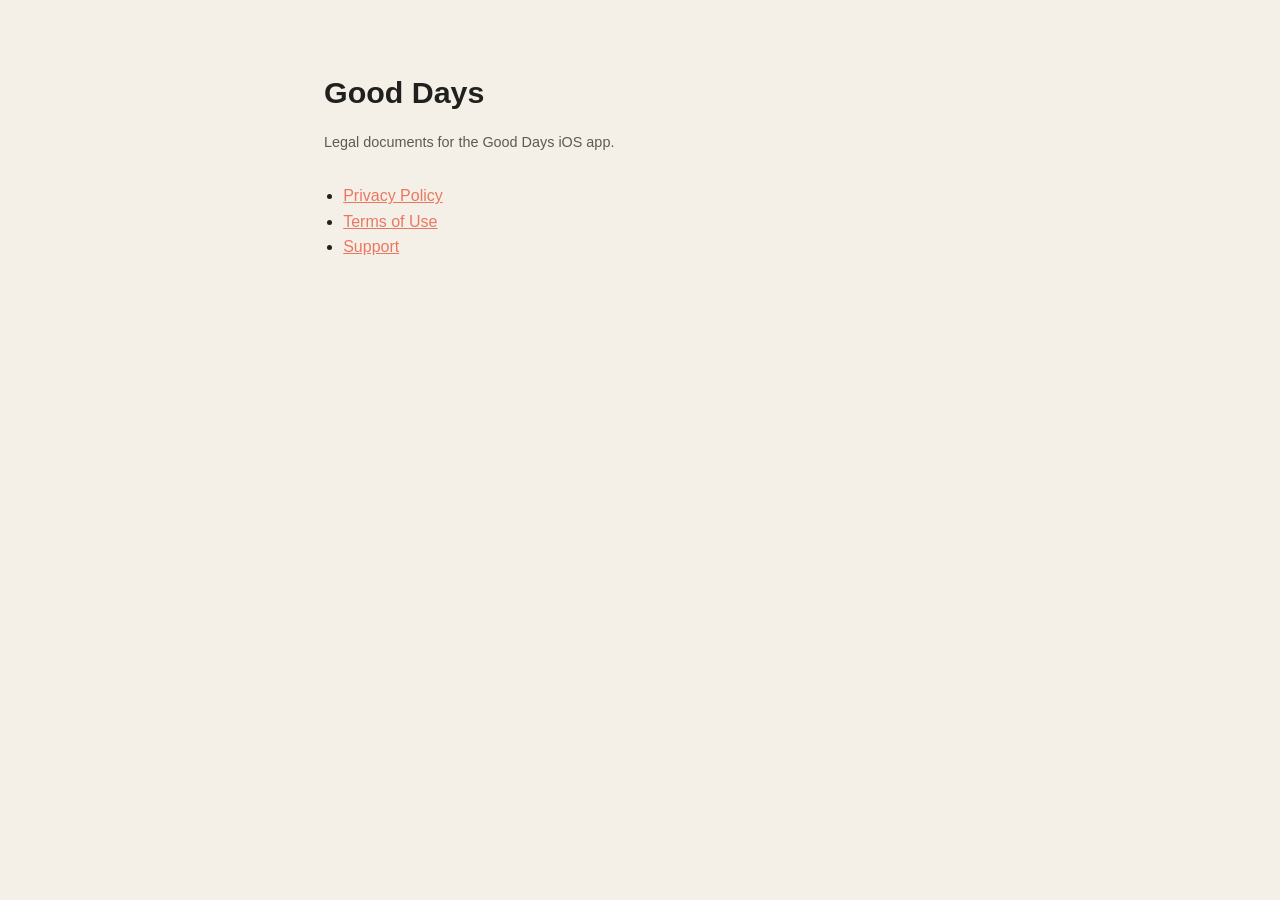
<file: index.html>
<!doctype html>
<html lang="en">
<head>
  <meta charset="utf-8">
  <meta name="viewport" content="width=device-width, initial-scale=1">
  <title>Good Days — Legal</title>
  <link rel="stylesheet" href="style.css">
</head>
<body>
  <main>
    <h1>Good Days</h1>
    <p class="updated">Legal documents for the Good Days iOS app.</p>
    <ul>
      <li><a href="privacy.html">Privacy Policy</a></li>
      <li><a href="terms.html">Terms of Use</a></li>
      <li><a href="support.html">Support</a></li>
    </ul>
  </main>
</body>
</html>
</file>
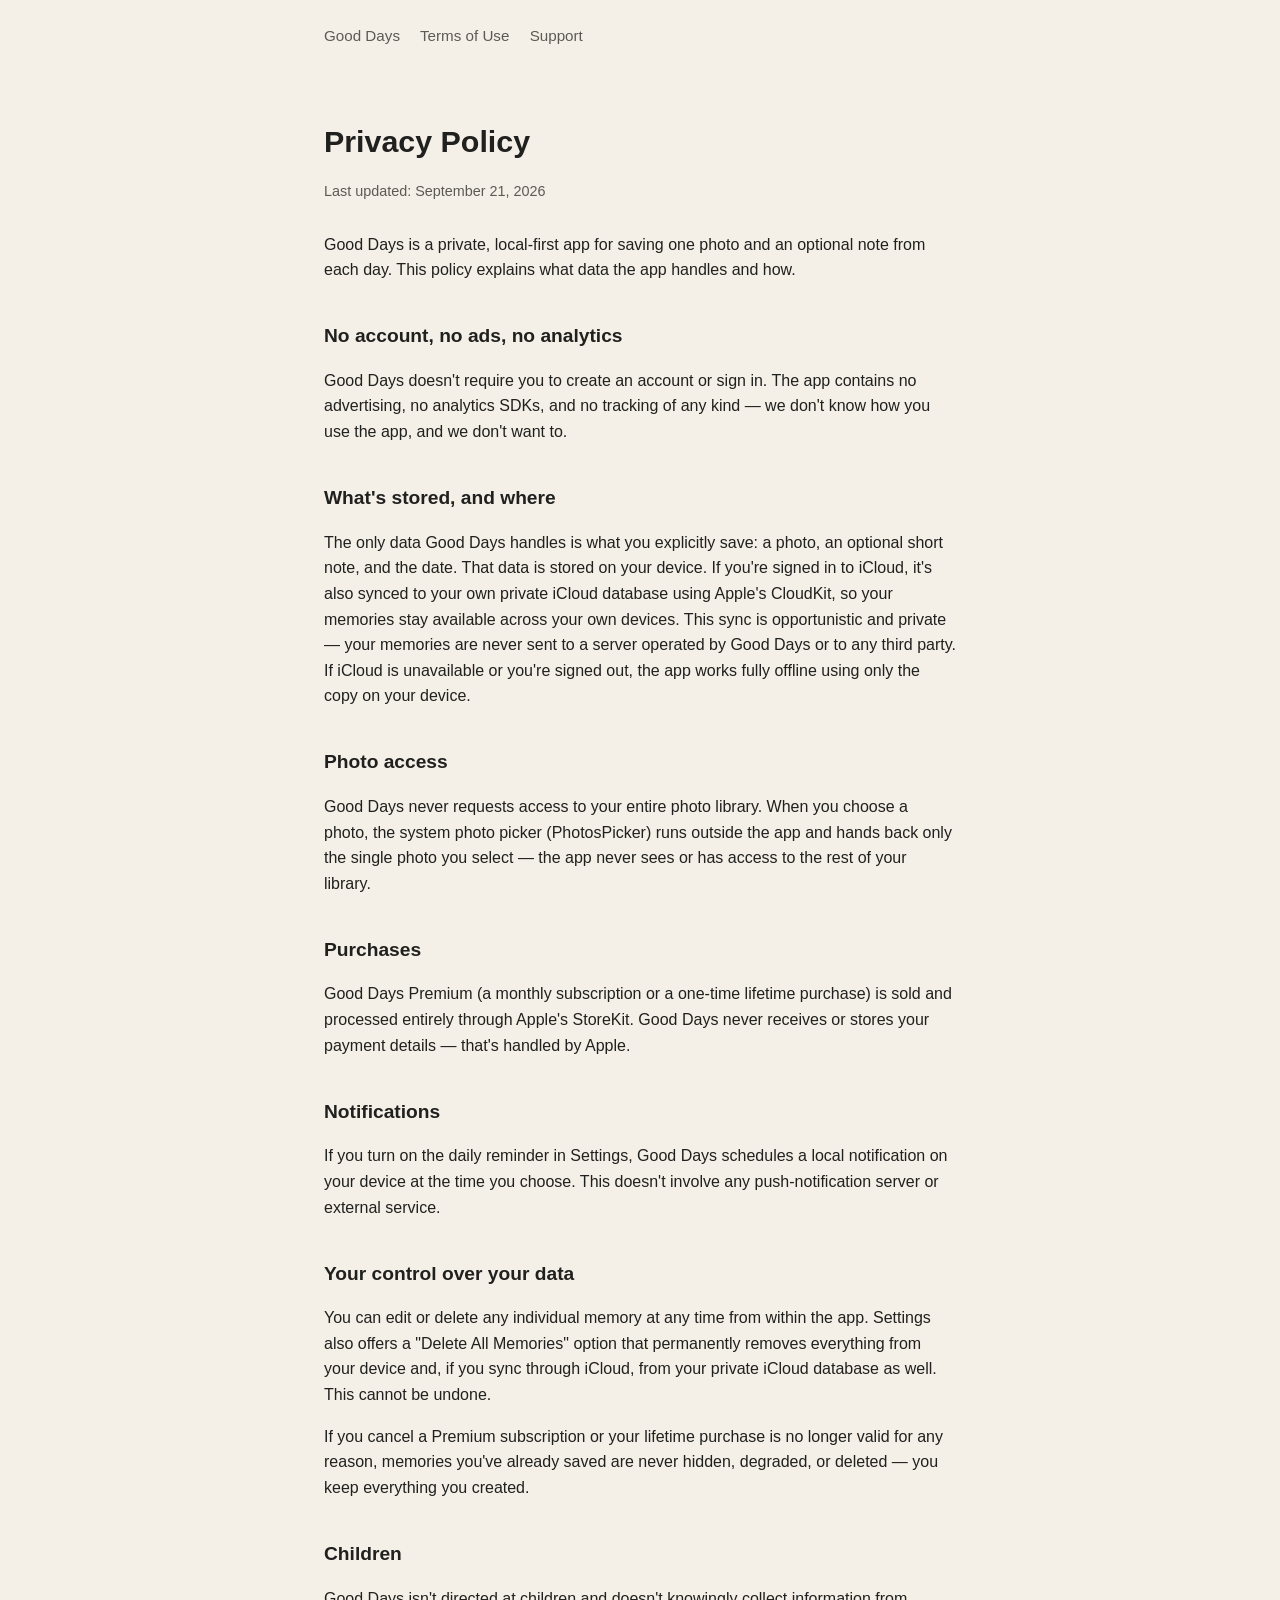
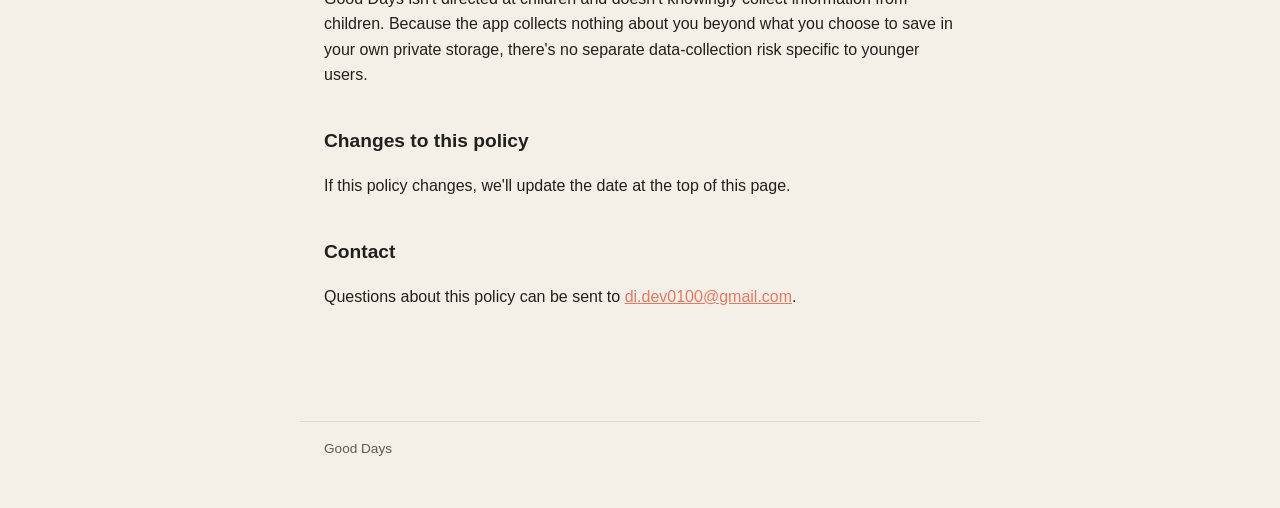
<file: privacy.html>
<!doctype html>
<html lang="en">
<head>
  <meta charset="utf-8">
  <meta name="viewport" content="width=device-width, initial-scale=1">
  <title>Privacy Policy — Good Days</title>
  <link rel="stylesheet" href="style.css">
</head>
<body>
  <nav><a href="index.html">Good Days</a> <a href="terms.html">Terms of Use</a> <a href="support.html">Support</a></nav>
  <main>
    <h1>Privacy Policy</h1>
    <p class="updated">Last updated: September 21, 2026</p>

    <p>
      Good Days is a private, local-first app for saving one photo and an
      optional note from each day. This policy explains what data the app
      handles and how.
    </p>

    <h2>No account, no ads, no analytics</h2>
    <p>
      Good Days doesn't require you to create an account or sign in. The app
      contains no advertising, no analytics SDKs, and no tracking of any
      kind — we don't know how you use the app, and we don't want to.
    </p>

    <h2>What's stored, and where</h2>
    <p>
      The only data Good Days handles is what you explicitly save: a photo,
      an optional short note, and the date. That data is stored on your
      device. If you're signed in to iCloud, it's also synced to your own
      private iCloud database using Apple's CloudKit, so your memories stay
      available across your own devices. This sync is opportunistic and
      private — your memories are never sent to a server operated by Good
      Days or to any third party. If iCloud is unavailable or you're signed
      out, the app works fully offline using only the copy on your device.
    </p>

    <h2>Photo access</h2>
    <p>
      Good Days never requests access to your entire photo library. When
      you choose a photo, the system photo picker (PhotosPicker) runs
      outside the app and hands back only the single photo you select — the
      app never sees or has access to the rest of your library.
    </p>

    <h2>Purchases</h2>
    <p>
      Good Days Premium (a monthly subscription or a one-time lifetime
      purchase) is sold and processed entirely through Apple's StoreKit.
      Good Days never receives or stores your payment details — that's
      handled by Apple.
    </p>

    <h2>Notifications</h2>
    <p>
      If you turn on the daily reminder in Settings, Good Days schedules a
      local notification on your device at the time you choose. This
      doesn't involve any push-notification server or external service.
    </p>

    <h2>Your control over your data</h2>
    <p>
      You can edit or delete any individual memory at any time from within
      the app. Settings also offers a "Delete All Memories" option that
      permanently removes everything from your device and, if you sync
      through iCloud, from your private iCloud database as well. This
      cannot be undone.
    </p>
    <p>
      If you cancel a Premium subscription or your lifetime purchase is no
      longer valid for any reason, memories you've already saved are never
      hidden, degraded, or deleted — you keep everything you created.
    </p>

    <h2>Children</h2>
    <p>
      Good Days isn't directed at children and doesn't knowingly collect
      information from children. Because the app collects nothing about you
      beyond what you choose to save in your own private storage, there's
      no separate data-collection risk specific to younger users.
    </p>

    <h2>Changes to this policy</h2>
    <p>
      If this policy changes, we'll update the date at the top of this
      page.
    </p>

    <h2>Contact</h2>
    <p>
      Questions about this policy can be sent to
      <a href="mailto:di.dev0100@gmail.com">di.dev0100@gmail.com</a>.
    </p>
  </main>
  <footer>Good Days</footer>
</body>
</html>
</file>
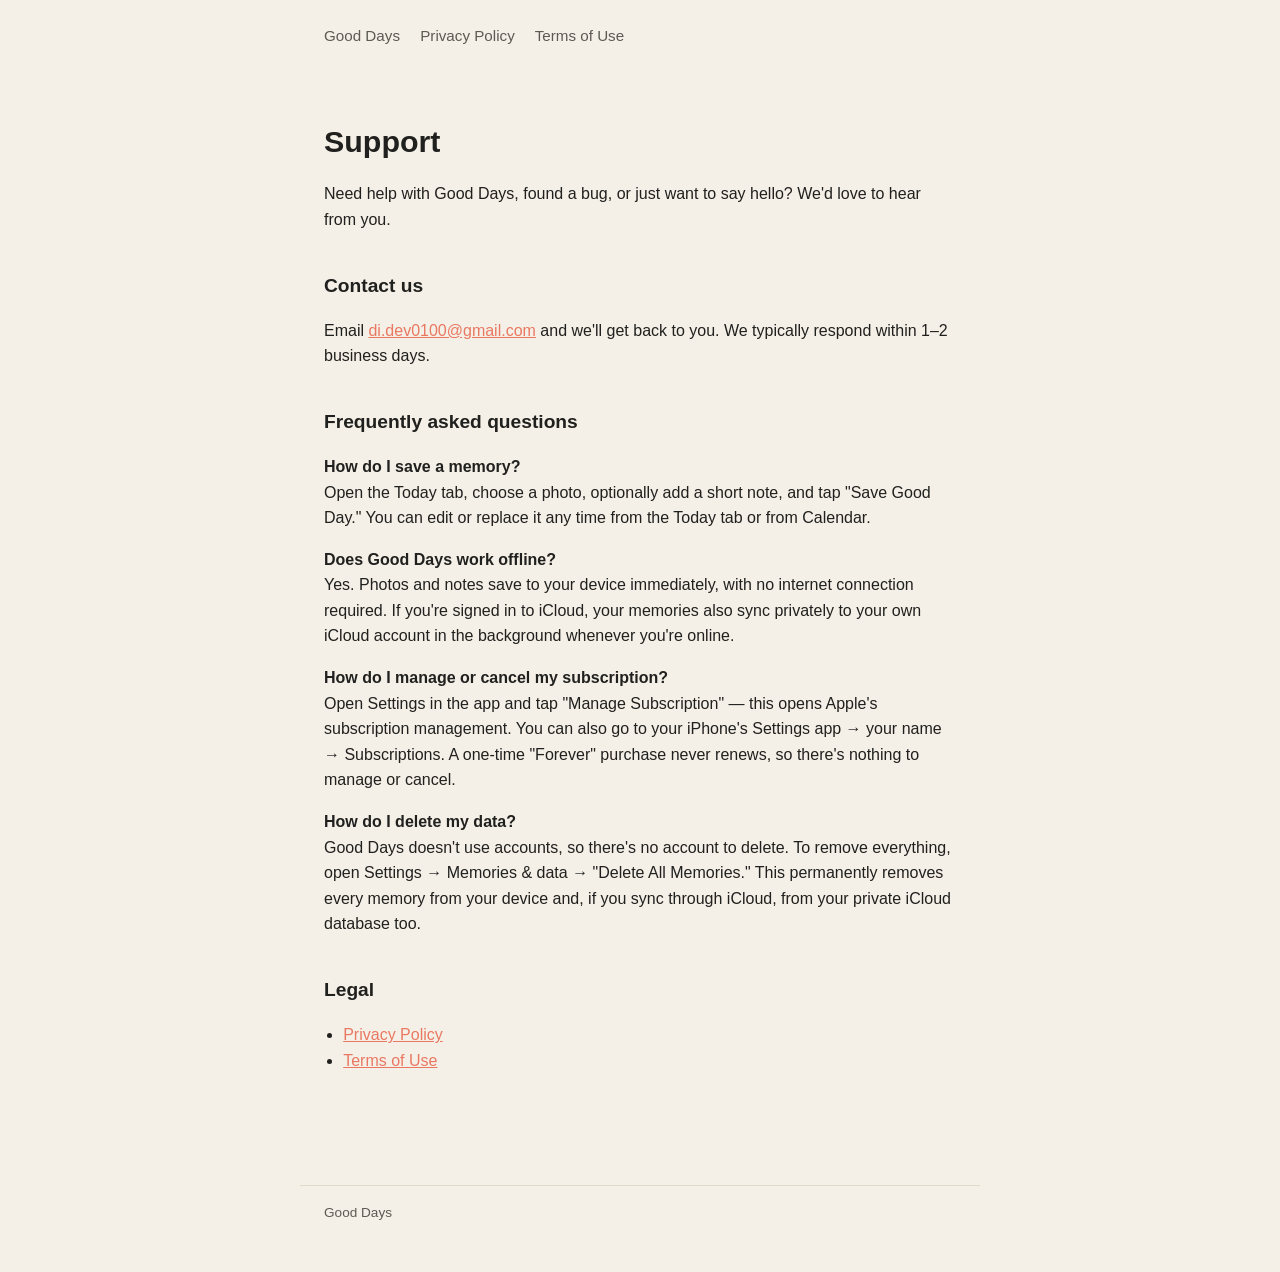
<file: support.html>
<!doctype html>
<html lang="en">
<head>
  <meta charset="utf-8">
  <meta name="viewport" content="width=device-width, initial-scale=1">
  <title>Support — Good Days</title>
  <link rel="stylesheet" href="style.css">
</head>
<body>
  <nav><a href="index.html">Good Days</a> <a href="privacy.html">Privacy Policy</a> <a href="terms.html">Terms of Use</a></nav>
  <main>
    <h1>Support</h1>
    <p>
      Need help with Good Days, found a bug, or just want to say hello?
      We'd love to hear from you.
    </p>

    <h2>Contact us</h2>
    <p>
      Email <a href="mailto:di.dev0100@gmail.com">di.dev0100@gmail.com</a>
      and we'll get back to you. We typically respond within 1–2 business
      days.
    </p>

    <h2>Frequently asked questions</h2>

    <p>
      <strong>How do I save a memory?</strong><br>
      Open the Today tab, choose a photo, optionally add a short note, and
      tap "Save Good Day." You can edit or replace it any time from the
      Today tab or from Calendar.
    </p>

    <p>
      <strong>Does Good Days work offline?</strong><br>
      Yes. Photos and notes save to your device immediately, with no
      internet connection required. If you're signed in to iCloud, your
      memories also sync privately to your own iCloud account in the
      background whenever you're online.
    </p>

    <p>
      <strong>How do I manage or cancel my subscription?</strong><br>
      Open Settings in the app and tap "Manage Subscription" — this opens
      Apple's subscription management. You can also go to your iPhone's
      Settings app → your name → Subscriptions. A one-time "Forever"
      purchase never renews, so there's nothing to manage or cancel.
    </p>

    <p>
      <strong>How do I delete my data?</strong><br>
      Good Days doesn't use accounts, so there's no account to delete.
      To remove everything, open Settings → Memories & data → "Delete All
      Memories." This permanently removes every memory from your device
      and, if you sync through iCloud, from your private iCloud database
      too.
    </p>

    <h2>Legal</h2>
    <ul>
      <li><a href="privacy.html">Privacy Policy</a></li>
      <li><a href="terms.html">Terms of Use</a></li>
    </ul>
  </main>
  <footer>Good Days</footer>
</body>
</html>
</file>
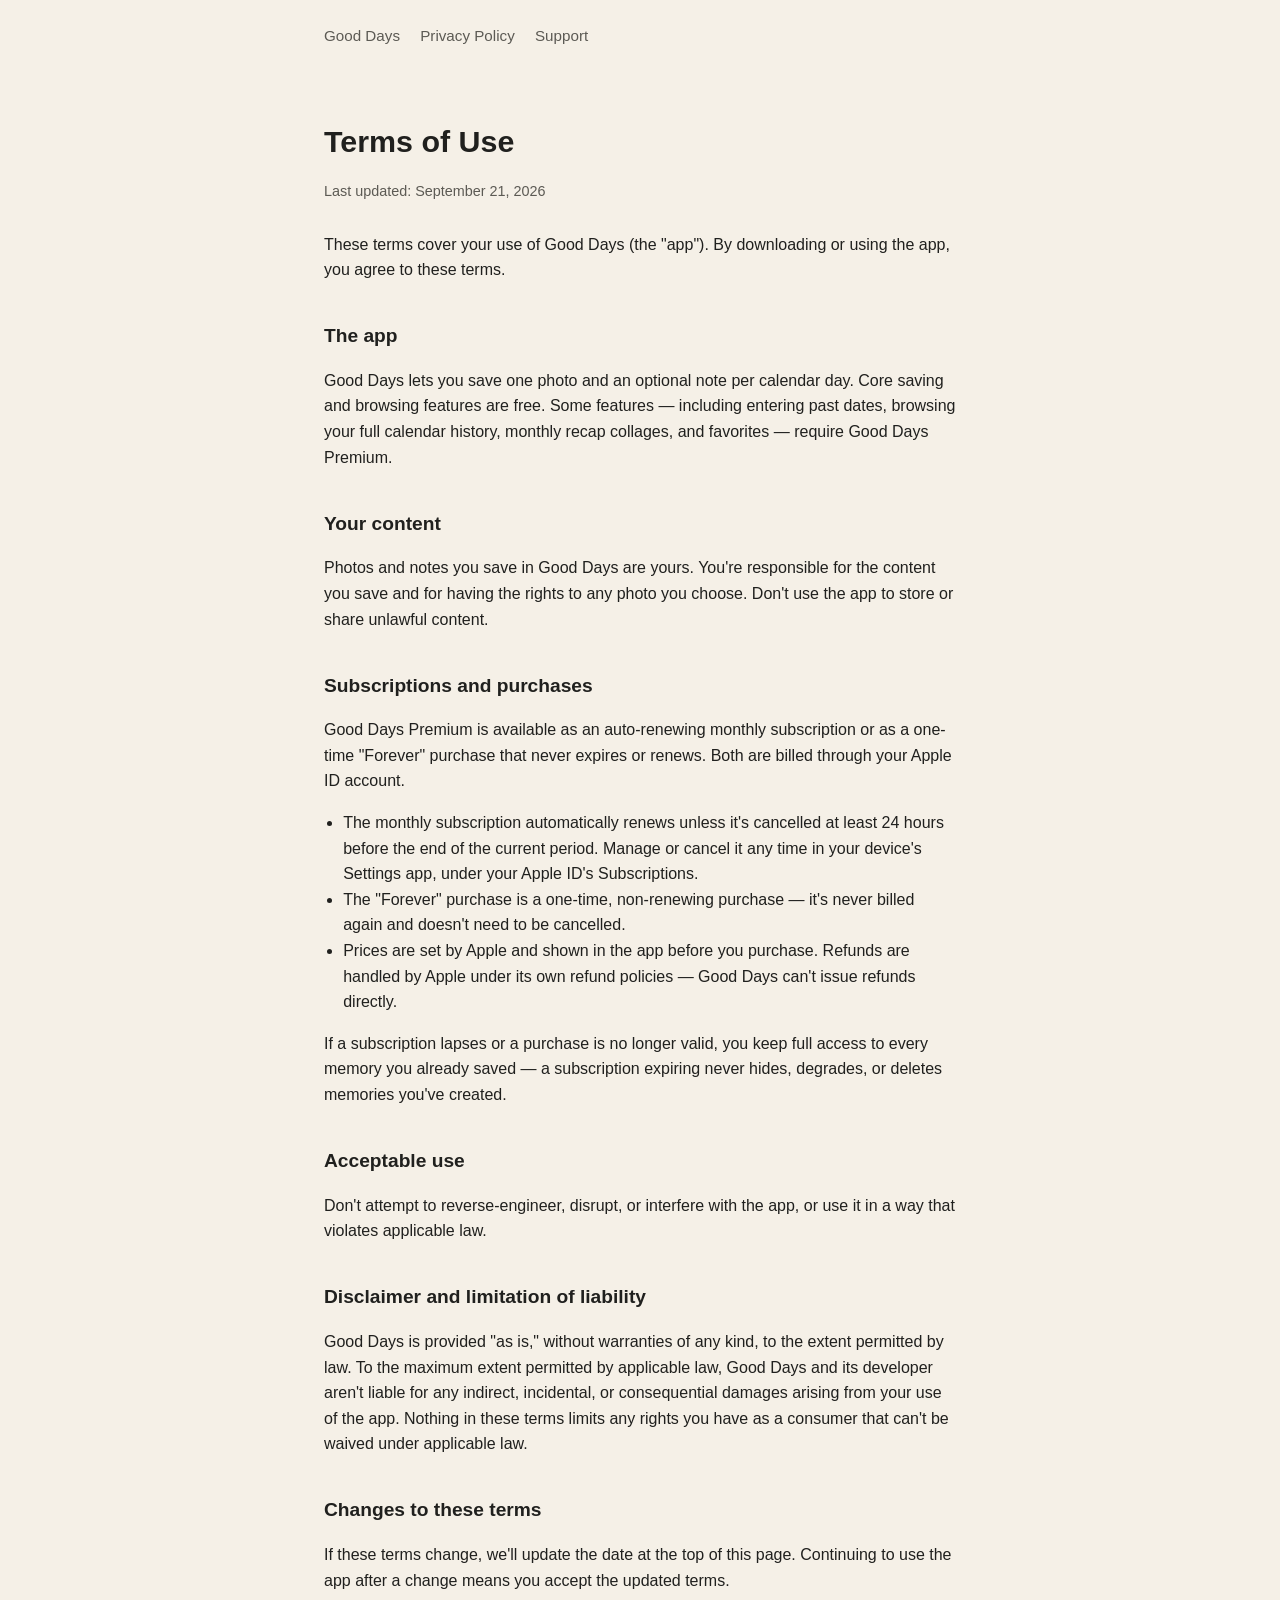
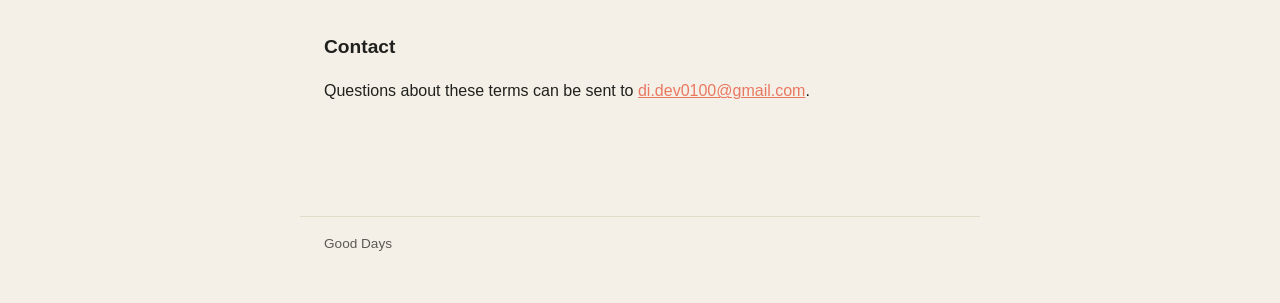
<file: terms.html>
<!doctype html>
<html lang="en">
<head>
  <meta charset="utf-8">
  <meta name="viewport" content="width=device-width, initial-scale=1">
  <title>Terms of Use — Good Days</title>
  <link rel="stylesheet" href="style.css">
</head>
<body>
  <nav><a href="index.html">Good Days</a> <a href="privacy.html">Privacy Policy</a> <a href="support.html">Support</a></nav>
  <main>
    <h1>Terms of Use</h1>
    <p class="updated">Last updated: September 21, 2026</p>

    <p>
      These terms cover your use of Good Days (the "app"). By downloading or
      using the app, you agree to these terms.
    </p>

    <h2>The app</h2>
    <p>
      Good Days lets you save one photo and an optional note per calendar
      day. Core saving and browsing features are free. Some features —
      including entering past dates, browsing your full calendar history,
      monthly recap collages, and favorites — require Good Days Premium.
    </p>

    <h2>Your content</h2>
    <p>
      Photos and notes you save in Good Days are yours. You're responsible
      for the content you save and for having the rights to any photo you
      choose. Don't use the app to store or share unlawful content.
    </p>

    <h2>Subscriptions and purchases</h2>
    <p>
      Good Days Premium is available as an auto-renewing monthly
      subscription or as a one-time "Forever" purchase that never expires
      or renews. Both are billed through your Apple ID account.
    </p>
    <ul>
      <li>
        The monthly subscription automatically renews unless it's cancelled
        at least 24 hours before the end of the current period. Manage or
        cancel it any time in your device's Settings app, under your Apple
        ID's Subscriptions.
      </li>
      <li>
        The "Forever" purchase is a one-time, non-renewing purchase — it's
        never billed again and doesn't need to be cancelled.
      </li>
      <li>
        Prices are set by Apple and shown in the app before you purchase.
        Refunds are handled by Apple under its own refund policies — Good
        Days can't issue refunds directly.
      </li>
    </ul>
    <p>
      If a subscription lapses or a purchase is no longer valid, you keep
      full access to every memory you already saved — a subscription
      expiring never hides, degrades, or deletes memories you've created.
    </p>

    <h2>Acceptable use</h2>
    <p>
      Don't attempt to reverse-engineer, disrupt, or interfere with the
      app, or use it in a way that violates applicable law.
    </p>

    <h2>Disclaimer and limitation of liability</h2>
    <p>
      Good Days is provided "as is," without warranties of any kind, to the
      extent permitted by law. To the maximum extent permitted by
      applicable law, Good Days and its developer aren't liable for any
      indirect, incidental, or consequential damages arising from your use
      of the app. Nothing in these terms limits any rights you have as a
      consumer that can't be waived under applicable law.
    </p>

    <h2>Changes to these terms</h2>
    <p>
      If these terms change, we'll update the date at the top of this
      page. Continuing to use the app after a change means you accept the
      updated terms.
    </p>

    <h2>Contact</h2>
    <p>
      Questions about these terms can be sent to
      <a href="mailto:di.dev0100@gmail.com">di.dev0100@gmail.com</a>.
    </p>
  </main>
  <footer>Good Days</footer>
</body>
</html>
</file>
<file: style.css>
:root {
  color-scheme: light;
  --background: #F5F0E7;
  --text: #20201E;
  --text-secondary: #5c5a54;
  --accent: #E97862;
  --divider: #e2dbca;
}

* { box-sizing: border-box; }

body {
  margin: 0;
  padding: 0;
  background: var(--background);
  color: var(--text);
  font-family: -apple-system, BlinkMacSystemFont, "Segoe UI", Roboto, Helvetica, Arial, sans-serif;
  line-height: 1.6;
}

main {
  max-width: 680px;
  margin: 0 auto;
  padding: 48px 24px 96px;
}

h1 {
  font-size: 1.9rem;
  margin-bottom: 0.25em;
}

h2 {
  font-size: 1.2rem;
  margin-top: 2em;
  color: var(--text);
}

.updated {
  color: var(--text-secondary);
  font-size: 0.9rem;
  margin-bottom: 2em;
}

p, li {
  color: var(--text);
}

ul {
  padding-left: 1.2em;
}

a {
  color: var(--accent);
}

nav {
  max-width: 680px;
  margin: 0 auto;
  padding: 24px 24px 0;
  font-size: 0.95rem;
}

nav a {
  color: var(--text-secondary);
  text-decoration: none;
  margin-right: 16px;
}

nav a:hover {
  color: var(--accent);
}

footer {
  max-width: 680px;
  margin: 0 auto;
  padding: 0 24px 48px;
  color: var(--text-secondary);
  font-size: 0.85rem;
  border-top: 1px solid var(--divider);
  padding-top: 16px;
}
</file>
